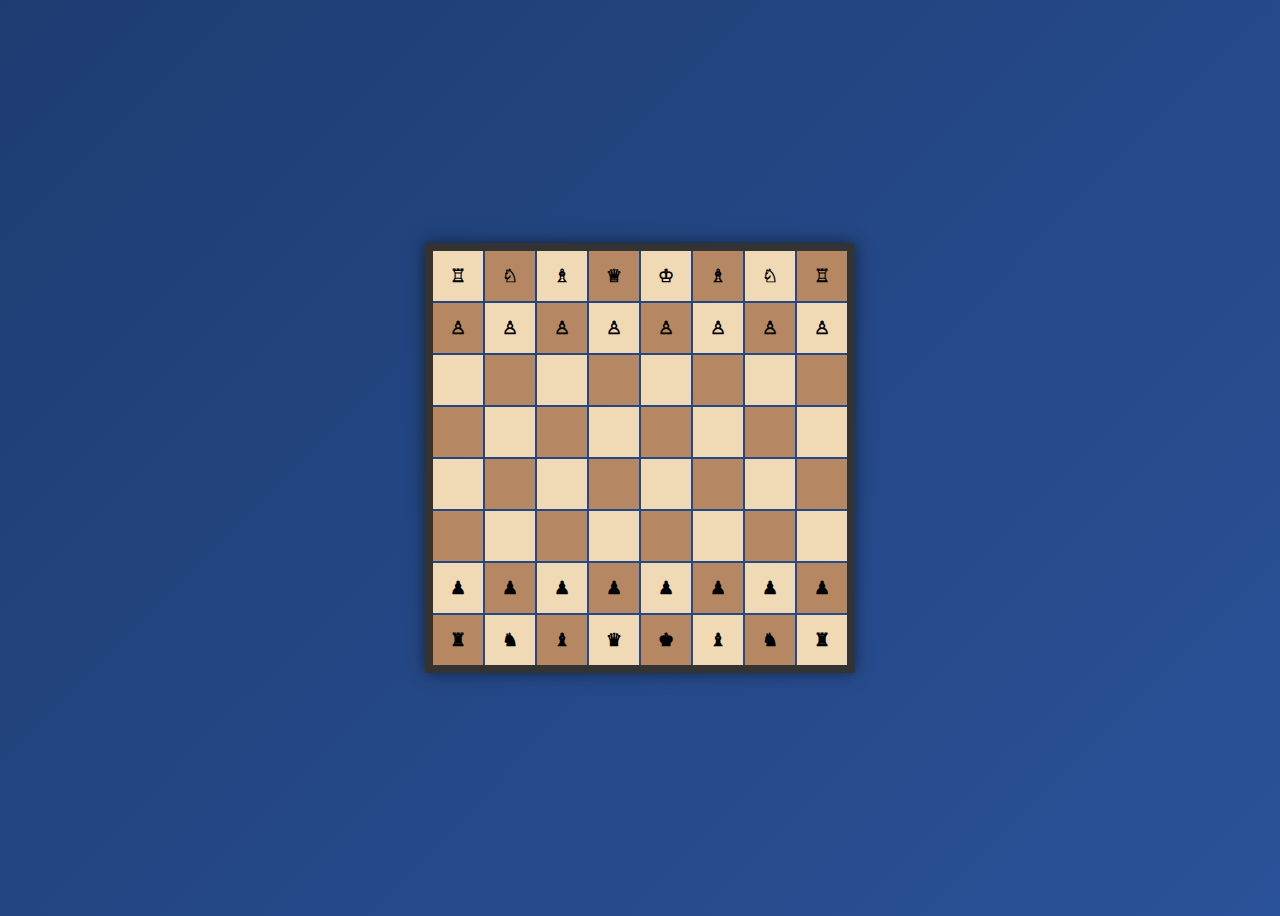
<file: Chess Mini/index.html>
<!DOCTYPE html>
<html lang="en">
<head>
    <meta charset="UTF-8">
    <meta name="viewport" content="width=device-width, initial-scale=1.0">
    <title>Chess Game</title>
    <link rel="stylesheet" href="style.css">
</head>
<body>
    <div class="chess-board" id="chessBoard"></div>
    <script src="script.js"></script>
</body>
</html>
</file>
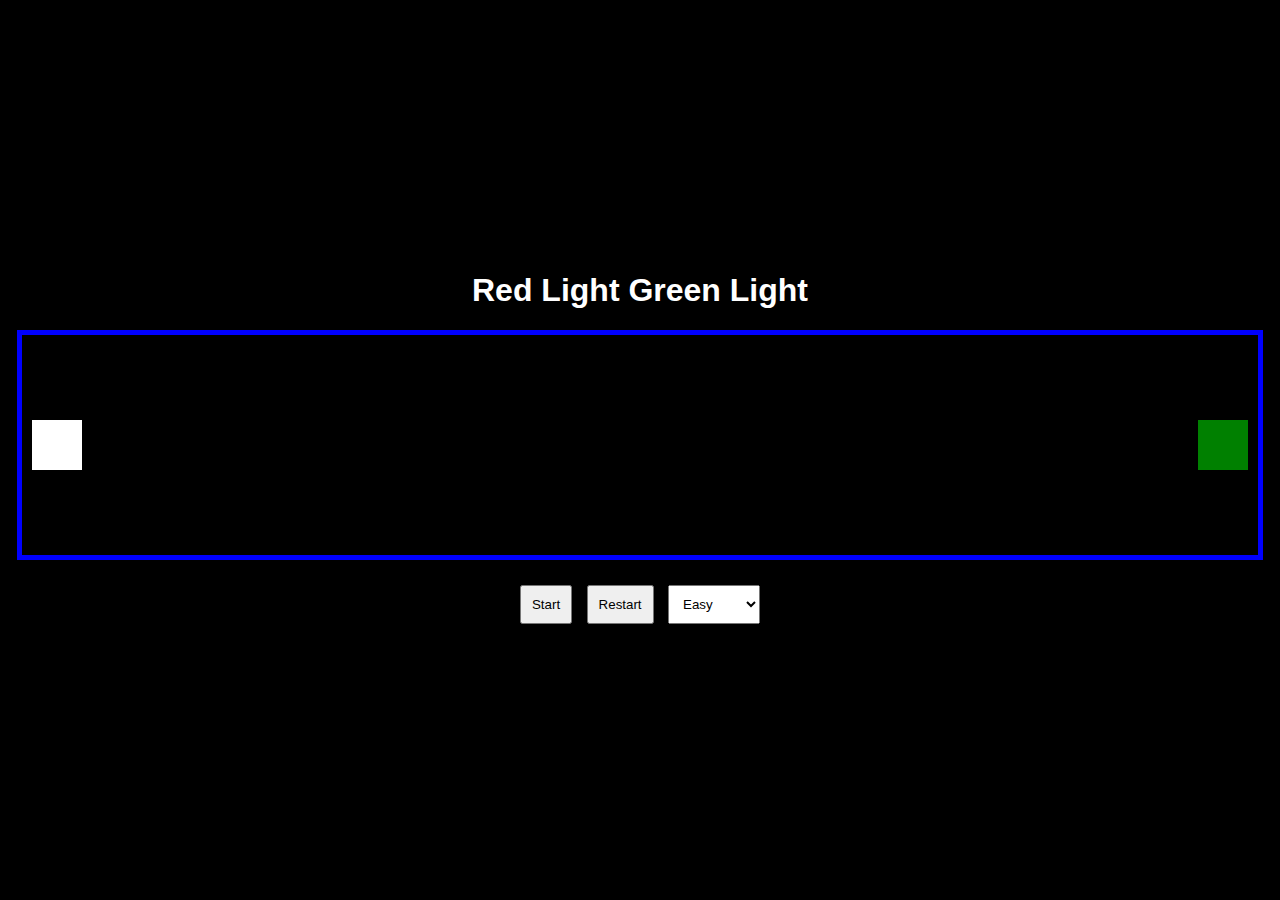
<file: Red Light and Green Light/index.html>
<!DOCTYPE html>
<html lang="en">
<head>
    <meta charset="UTF-8">
    <meta name="viewport" content="width=device-width, initial-scale=1.0">
    <title>Red Light Green Light Game</title>
    <link rel="stylesheet" href="style.css">
</head>
<body>
    <div class="container">
        <h1>Red Light Green Light</h1>
        <div id="game-panel">
            <div id="box1" class="box"></div>
            <div id="box2" class="box"></div>
        </div>
        <div class="controls">
            <button id="start-btn">Start</button>
            <button id="restart-btn">Restart</button>
            <select id="difficulty">
                <option value="easy">Easy</option>
                <option value="medium">Medium</option>
                <option value="hard">Hard</option>
                <option value="extreme">Extreme</option>
            </select>
        </div>
        <div id="message"></div>
    </div>
    <script src="script.js"></script>
</body>
</html>
</file>
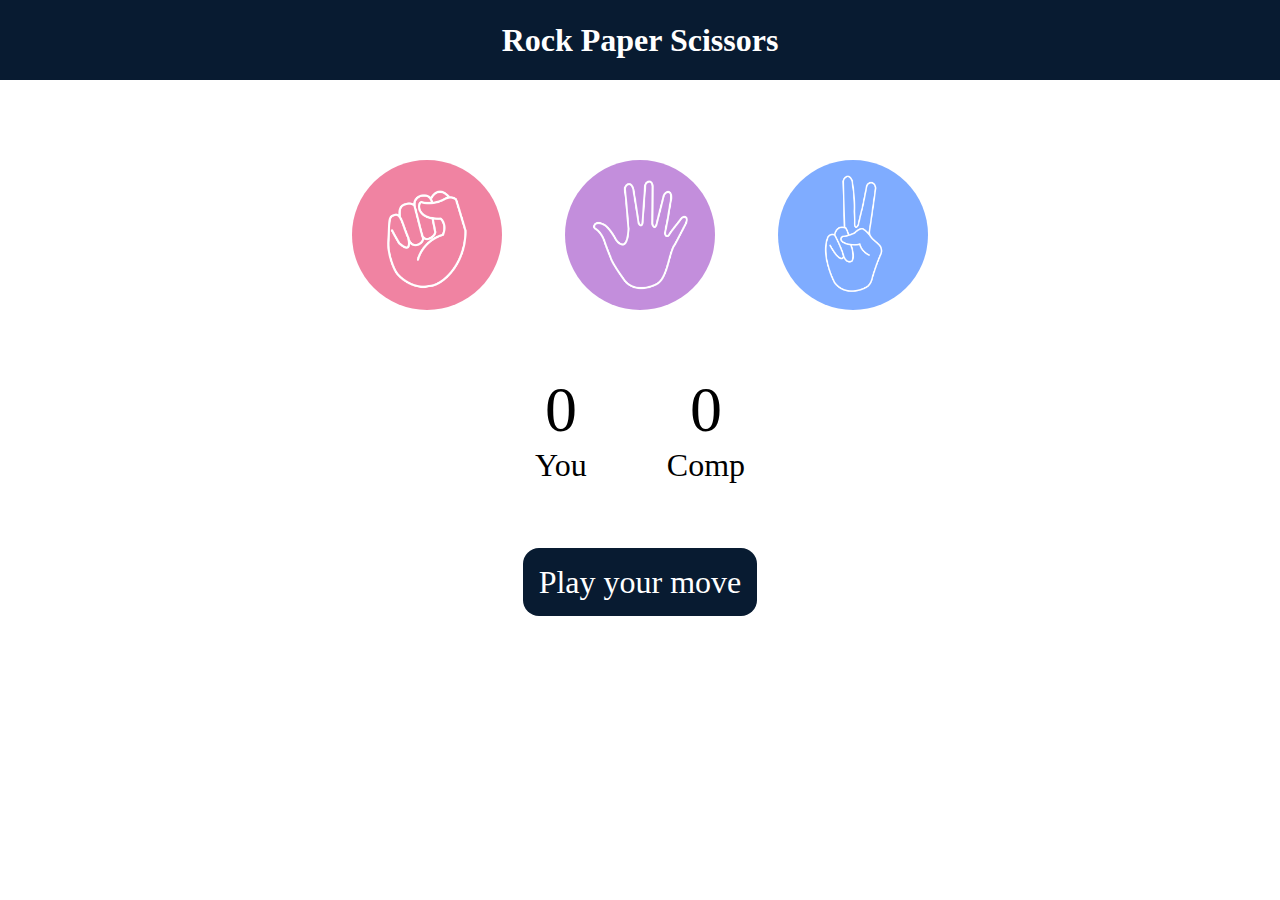
<file: Rock, Paper, Scissor/index.html>
<!DOCTYPE html>
<html lang="en">
  <head>
    <meta charset="UTF-8" />
    <meta name="viewport" content="width=device-width, initial-scale=1.0" />
    <title>Rock Paper Scissors Game</title>
    <link rel="stylesheet" href="style.css" />
  </head>
  <body>
    <h1>Rock Paper Scissors</h1>
    <div class="choices">
      <div class="choice" id="rock">
        <img src="rock.png" />
      </div>
      <div class="choice" id="paper">
        <img src="paper.png" />
      </div>
      <div class="choice" id="scissors">
        <img src="scissors.png" />
      </div>
    </div>

    <div class="score-board">
      <div class="score">
        <p id="user-score">0</p>
        <p>You</p>
      </div>
      <div class="score">
        <p id="comp-score">0</p>
        <p>Comp</p>
      </div>
    </div>

    <div class="msg-container">
      <p id="msg">Play your move</p>
    </div>
    <script src="script.js"></script>
  </body>
</html>
</file>
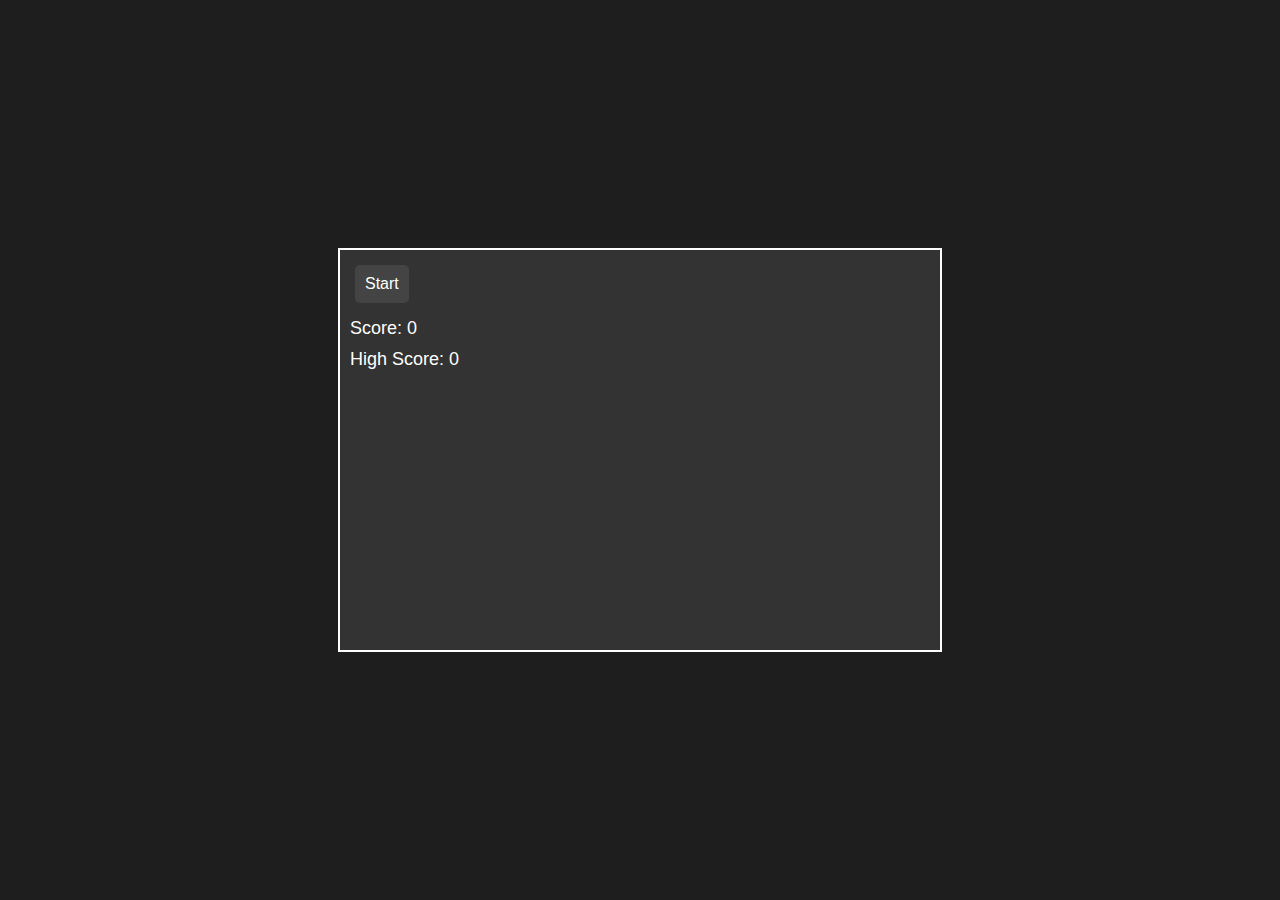
<file: shooting game/index.html>
<!DOCTYPE html>
<html lang="en">
<head>
    <meta charset="UTF-8">
    <meta name="viewport" content="width=device-width, initial-scale=1.0">
    <title>Shooting Game</title>
    <link rel="stylesheet" href="styles.css">
</head>
<body>
    <div id="gameContainer">
        <canvas id="gameCanvas"></canvas>
        <div id="controls">
            <button id="startButton">Start</button>
            <button id="pauseButton" style="display: none;">Pause</button>
            <button id="restartButton" style="display: none;">Restart</button>
            <div id="scoreBoard">Score: 0</div>
            <div id="highScoreBoard">High Score: 0</div>
            <div id="gameOverText" style="display: none;"></div>
        </div>
    </div>
    <script src="script.js"></script>
</body>
</html>
</file>
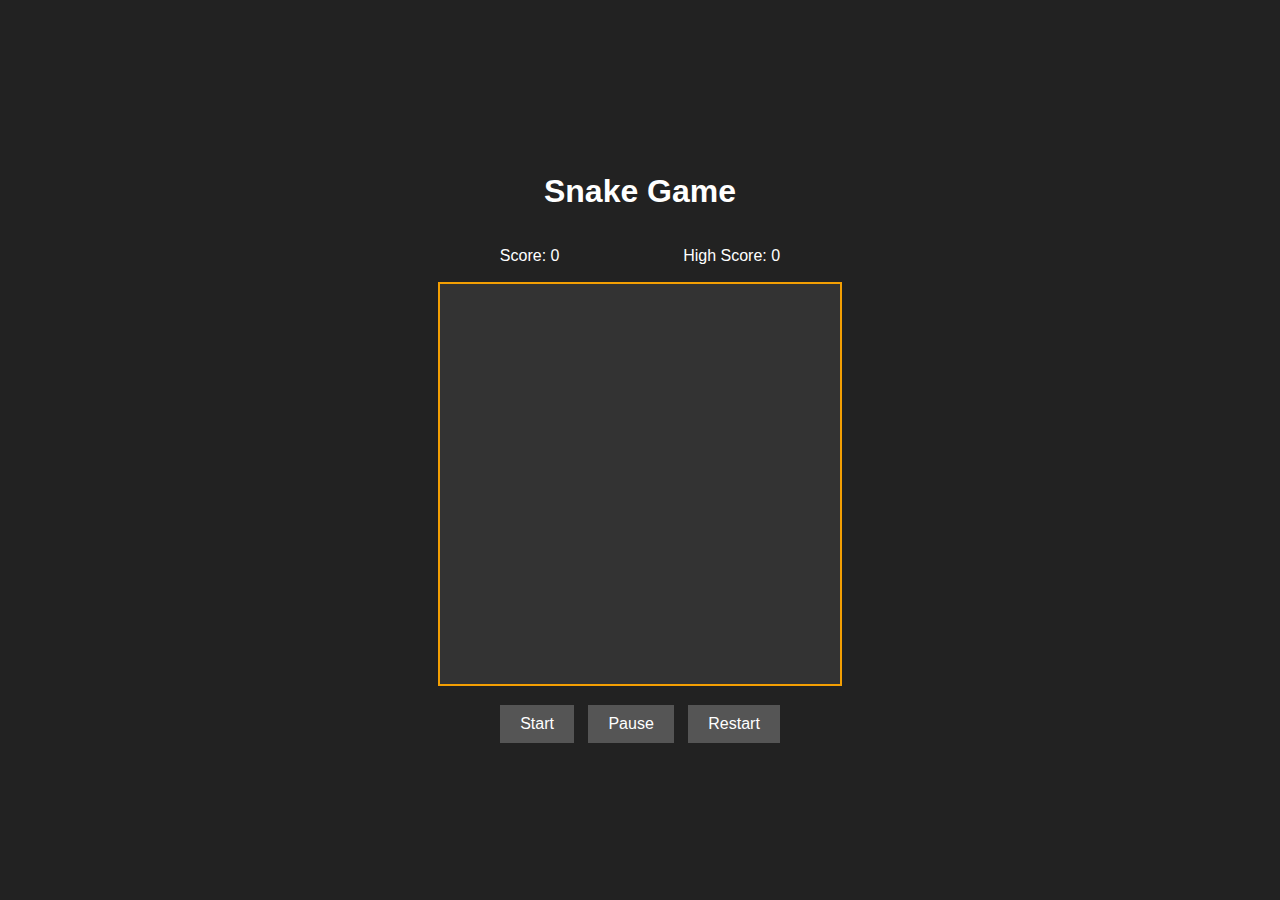
<file: Snake game/index.html>
<!DOCTYPE html>
<html lang="en">
<head>
    <meta charset="UTF-8">
    <meta name="viewport" content="width=device-width, initial-scale=1.0">
    <title>Snake Game</title>
    <link rel="stylesheet" href="styles.css">
</head>
<body>
    <div class="container">
        <div class="header">
            <h1>Snake Game</h1>
            <div class="score-board">
                <p>Score: <span id="score">0</span></p>
                <p>High Score: <span id="high-score">0</span></p>
            </div>
        </div>
        <canvas id="gameCanvas"></canvas>
        <div class="controls">
            <button id="start-btn">Start</button>
            <button id="pause-btn">Pause</button>
            <button id="restart-btn">Restart</button>
        </div>
    </div>
    <script src="script.js"></script>
</body>
</html>
</file>
<file: Chess Mini/style.css>
body {
    display: flex;
    justify-content: center;
    align-items: center;
    height: 100vh;
    background: linear-gradient(135deg, #1e3c72, #2a5298);
    font-family: Arial, sans-serif;
}

.chess-board {
    display: grid;
    grid-template-columns: repeat(8, 50px); /* Smaller squares */
    grid-template-rows: repeat(8, 50px);    /* Smaller squares */
    gap: 2px;
    border: 8px solid #333;
    box-shadow: 0 0 15px rgba(0, 0, 0, 0.5);
    animation: glow 2s infinite alternate;
}

@keyframes glow {
    0% { box-shadow: 0 0 10px rgba(255, 255, 255, 0.5); }
    100% { box-shadow: 0 0 30px rgba(255, 255, 255, 1); }
}

.chess-board div {
    width: 50px;   /* Smaller width */
    height: 50px;  /* Smaller height */
    display: flex;
    justify-content: center;
    align-items: center;
    font-size: 18px; /* Smaller font size */
    font-weight: bold;
    cursor: pointer;
}

.chess-board .light {
    background-color: #f0d9b5;
}

.chess-board .dark {
    background-color: #b58863;
}

.piece {
    transition: transform 0.3s;
}

.piece:hover {
    transform: scale(1.2);
    transition: transform 0.2s;
}
</file>
<file: Red Light and Green Light/style.css>
body {
    margin: 0;
    padding: 0;
    display: flex;
    justify-content: center;
    align-items: center;
    height: 100vh;
    background-color: black;
    color: white;
    font-family: Arial, sans-serif;
}

.container {
    text-align: center;
}

#game-panel {
    display: flex;
    justify-content: space-between;
    width: 95vw;  /* Increased width to cover more of the screen */
    margin: 20px auto;
    border: 5px solid blue;
    padding: 10px;
    height: 200px;  /* Increased height for a larger game panel */
    position: relative;
}

.box {
    width: 50px;
    height: 50px;
    background-color: grey;
    transition: transform 0.5s;
}

#box1 {
    background-color: green;
    position: absolute;
    right: 10px;  /* Moved to the right corner */
    top: 50%;     /* Vertically centered */
    transform: translateY(-50%);
    transition: background-color 0.5s ease;
}

#box2 {
    background-color: white;
    position: absolute;
    left: 10px;   /* Moved to the left corner */
    top: 50%;     /* Vertically centered */
    transform: translateY(-50%);
    transition: left 0.1s ease;
}

.controls {
    margin: 20px;
}

button, select {
    padding: 10px;
    margin: 5px;
    cursor: pointer;
}

#message {
    font-size: 24px;
    margin-top: 20px;
}

.win-animation {
    color: green;
    animation: win-bounce 1s infinite;
}

@keyframes win-bounce {
    0%, 100% {
        transform: translateY(0);
    }
    50% {
        transform: translateY(-10px);
    }
}

.lose-animation {
    color: red;
    animation: lose-shake 0.5s infinite;
}

@keyframes lose-shake {
    0%, 100% {
        transform: translateX(0);
    }
    25%, 75% {
        transform: translateX(-10px);
    }
    50% {
        transform: translateX(10px);
    }
}
</file>
<file: Rock, Paper, Scissor/style.css>
* {
    margin: 0;
    padding: 0;
    text-align: center;
  }
  


  h1 {
    background-color: #081b31;
    color: #fff;
    height: 5rem;
    line-height: 5rem;
  }
  

  .choice {
    height: 165px;
    width: 165px;
    border-radius: 50%;
    display:grid;
    justify-content: center;
  }
  
  .choice:hover {
    cursor: pointer;
    transform-origin: 400cap;
    background-color: #081b31;
    image-orientation: flip;
    isolation: inherit;
  }
  
  img {
    height: 150px;
    width: 150px;
    object-fit: cover;
    border-radius: 50%;
  }
  
  .choices {
    display: flex;
    justify-content: center;
    align-items: center;
    gap: 3rem;
    margin-top: 5rem;
  }
  
  .score-board {
    display: flex;
    justify-content: center;
    align-items: center;
    font-size: 2rem;
    margin-top: 3rem;
    gap: 5rem;
  }
  
  #user-score,
  #comp-score {
    font-size: 4rem;
  }
  
  .msg-container {
    margin-top: 5rem;
  }
  
  #msg {
    background-color: #081b31;
    color: #fff;
    font-size: 2rem;
    display: inline;
    padding: 1rem;
    border-radius: 1rem;
  }
</file>
<file: shooting game/styles.css>
body {
    margin: 0;
    font-family: Arial, sans-serif;
    display: flex;
    justify-content: center;
    align-items: center;
    height: 100vh;
    background-color: #1e1e1e;
    color: #ffffff;
}

#gameContainer {
    position: relative;
    width: 600px;  /* Reduced width */
    height: 400px; /* Reduced height */
    border: 2px solid #ffffff;
    background-color: #333333;
}

#gameCanvas {
    display: block;
    width: 100%;
    height: 100%;
}

#controls {
    position: absolute;
    top: 10px;
    left: 10px;
}

button {
    margin: 5px;
    padding: 10px;
    font-size: 16px;
    background-color: #444444;
    color: white;
    border: none;
    cursor: pointer;
    border-radius: 5px;
}

button:hover {
    background-color: #555555;
}

#scoreBoard, #highScoreBoard {
    margin-top: 10px;
    font-size: 18px;
}
</file>
<file: Snake game/styles.css>
body {
    display: flex;
    justify-content: center;
    align-items: center;
    height: 100vh;
    background-color: #222;
    color: #fff;
    margin: 0;
    font-family: Arial, sans-serif;
}

.container {
    text-align: center;
}

.header {
    margin-bottom: 1px;
}

.score-board {
    display: flex;
    justify-content: space-around;
    margin-top: 10px;
}

canvas {
    background-color: #333;
    border: 2px solid rgba(255, 166, 0, 0.941);
}

.controls {
    margin-top: 10px;
}

button {
    margin: 5px;
    padding: 10px 20px;
    background-color: #555;
    border: none;
    color: #fff;
    font-size: 16px;
    cursor: pointer;
    transition: background-color 0.3s;
}

button:hover {
    background-color: #777;
}
</file>
